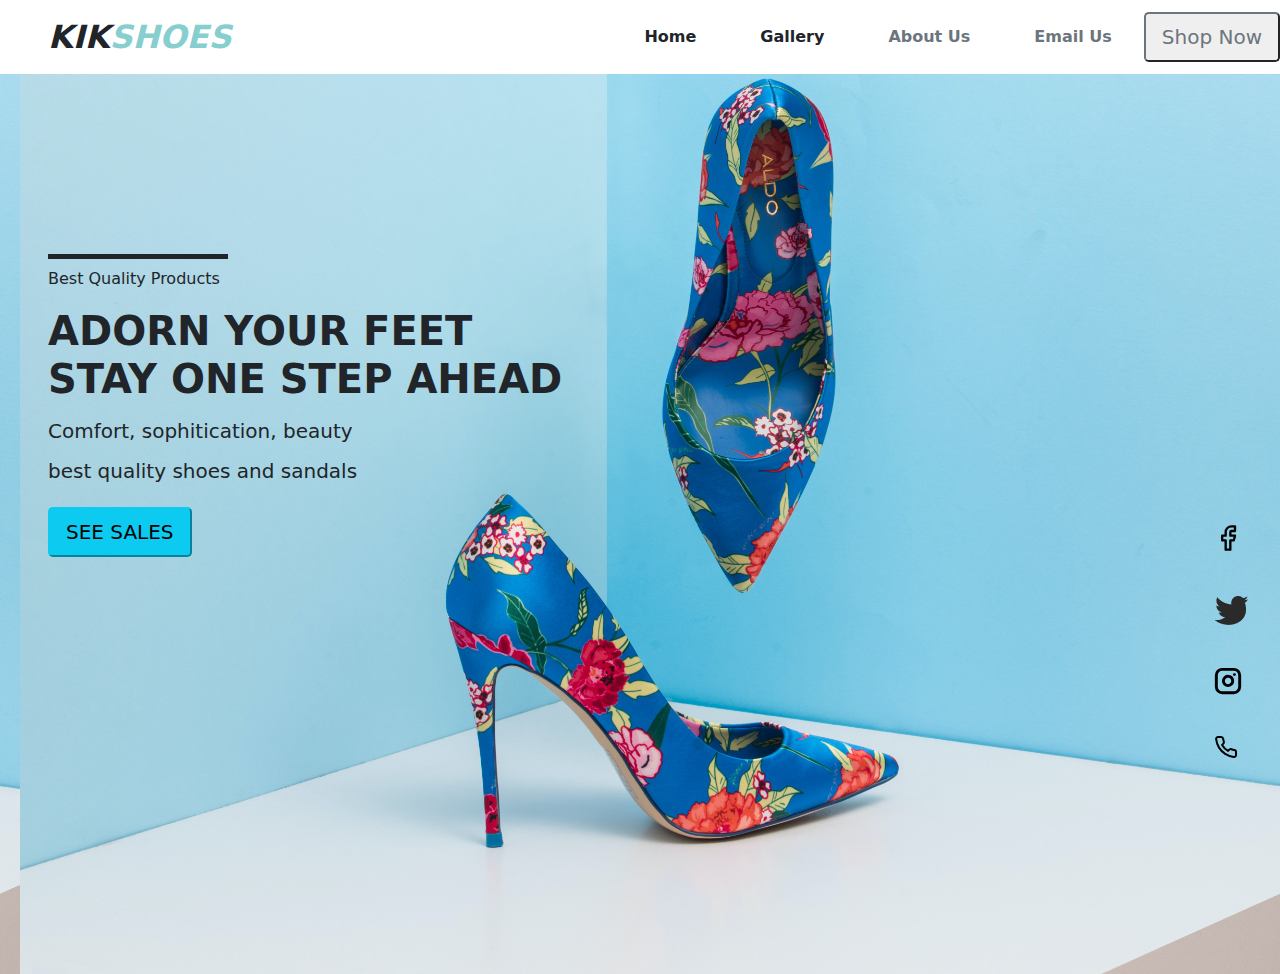
<file: index.html>
<!DOCTYPE html>
<html lang="en">
<head>
    <meta charset="UTF-8">
    <meta http-equiv="X-UA-Compatible" content="IE=edge">
    <meta name="viewport" content="width=device-width, initial-scale=1.0">
    <title>KIKSHOES</title>
    <link rel="stylesheet" href="./style/bootstrap.min.css">
    <link rel="stylesheet" href="./style/index.css">
    
</head>
<body>
    <nav class="navbar navbar-expand-lg navbar-top ">
        <a href="#" class="navbar-brand ps-5 fst-italic fs-2 text-dark fw-bolder">KIK<span style="color: rgb(135, 207, 207);">SHOES</span></a>
        <button class="navbar-toggler navbar-light" type="button"  data-bs-toggle="collapse" data-bs-target="#navbarNav"
         aria-controls="navbarNav" aria-expanded="false" aria-label="Toggle navigation">
         <span class="navbar-toggler-icon"></span>
        </button>
            <div class="collapse navbar-collapse" id="navbarNav">
                <ul class="navbar-nav ms-auto fw-bold">
                    <li class="nav-item px-4"><a class="nav-link text-dark" href="index.html">Home</a></li>
                    <li class="nav-item  px-4"><a class="nav-link text-dark" href="gallerry.html">Gallery</a></li>
                    <li class="nav-item px-4"><a class="nav-link disabled" href="index.html">About Us</a></li>
                    <li class="nav-item  px-4"><a class="nav-link disabled" href="contact.html">Email Us</a></li>
                    
                </ul>
                <button class="btn-lg btn-outline-secondary">Shop Now</button>

            </div>

    </nav>

    <header class="head vh-100">
        <div class="container description ps-5 " >
            <div class="top_block col-md-2  col-lg-2">
                <p class="dark border-top
                border-5 border-dark pt-2">Best Quality Products</p>
            </div>
            <h1 class="fw-bolder fs-1 text-dark">ADORN YOUR FEET <br> STAY ONE STEP AHEAD</h1>
            <p class="fs-5 lh-lg">Comfort, sophitication, beauty <br> best quality shoes and sandals</p>
                 <button class="btn-lg btn-info">SEE SALES</button>
        </div>

        <div class="social-icons">
            <img class="px-4" src="./images/facebook.svg" alt="">
            <img class="px-4" src="./images/twitter.png" alt="">
            <img class="px-4"src="./images/instagram.svg" alt="">
            <img class="px-4"src="./images/phone.svg" alt="">
    </div>
    </header>








   
    <script src="./script/bootstrap.min.js"></script>
    <script src="./script/index.js"></script>
</body>
</html>
</file>
<file: style/index.css>
*{
    margin: 0;
    padding: 0;
    box-sizing: border-box;
}
.head{
    position: relative;
    /* background: linear-gradient(rgba(212, 204, 202, 0.2),rgba(212, 204, 202, 0.2)), url(../images/mohammad-metri-E-0ON3VGrBc-unsplash.jpg); */
    background: url(../images/mohammad-metri-E-0ON3VGrBc-unsplash.jpg);
    background-position: 20px;
    background-size: cover;   
}
.description{
    position: absolute;
    top: 20%;
     margin: auto;
}
.social-icons{
    position: absolute;
    top: 50%;
    left: 93%;
    z-index: 1;
    cursor: pointer;
   
}
.social-icons img{
    margin: 0 auto 40px;

}

.shoes{
    background-color: antiquewhite;
}

.shoe-image img{
    width: 350px;
    height: 300px;
}

.shoe-section{
    display: flex;
     justify-content: space-evenly;
    flex-wrap: wrap;
}

@media (max-width:768px){
    container, .container-md, .container-sm {
        max-width: 720px;
      
    }
}

@media (max-width:660px){
    .container, .container-md, .container-sm {
        width: 80%;
       
    }
    
    .head{
        background-position: 20%;
        background-size:cover;   
    }
    .description{
        top: 15%;
       z-index: 3;
    }
    .ps-5 {
        padding-left: 1.5rem!important;
    }
    .fs-1{
        font-size: 1.5rem!important;
    }
    .fs-5{
        font-size: 1.0rem!important;
    }
    .social-icons{
        top: 61%; 
        left: 0%;  
    }
    .social-icons img{  
        margin: 0 auto 10px;
        z-index: 5;
      
    }
    .shoe-image img{
        width: 250px;
        height: 200px;
       
    }
    .px-4{
        padding-right: 0.5rem!important;
    }
    .px-5 {
        padding-right: 1.5rem!important;
        
       
    }
  
}
</file>
